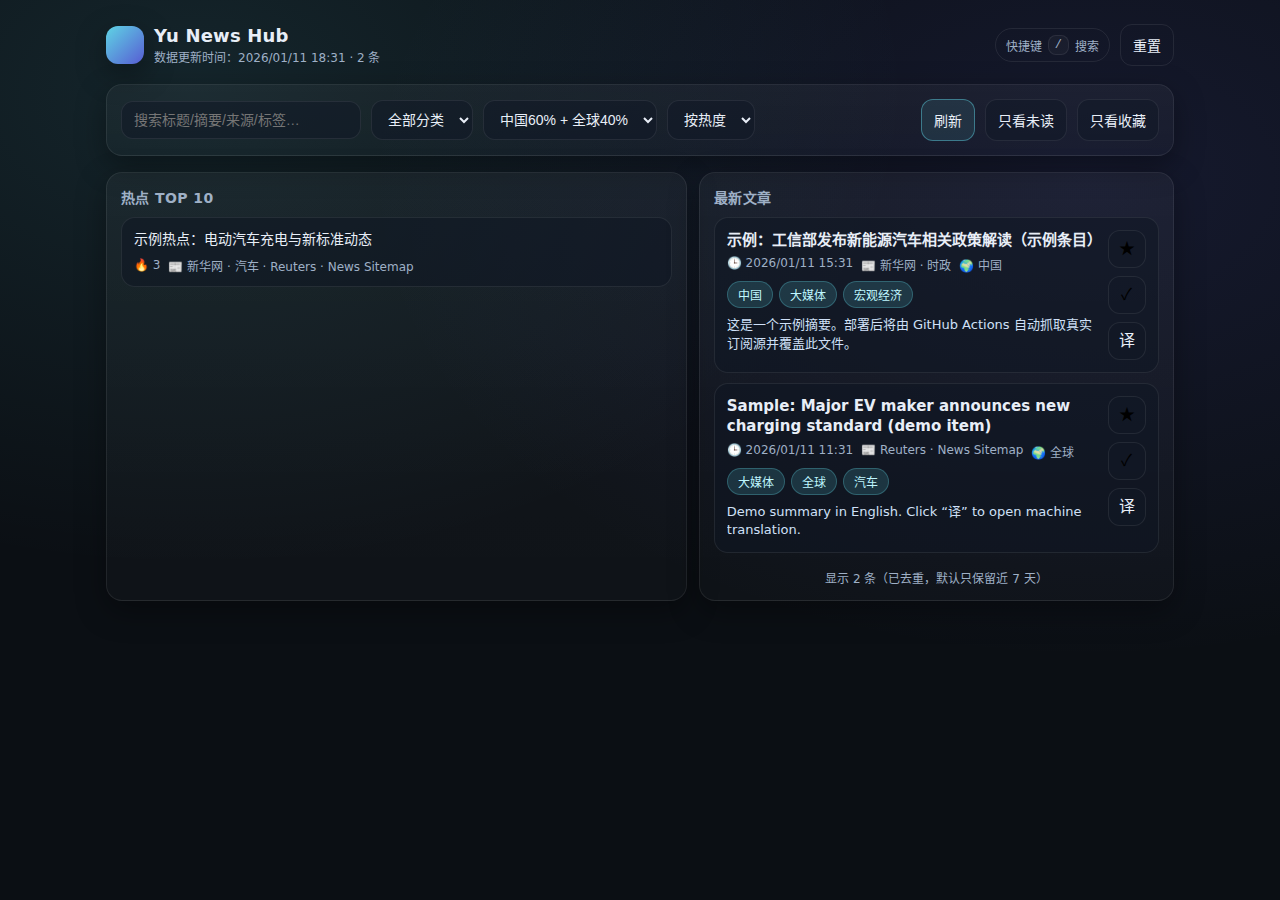
<file: index.html>
<!doctype html>
<html lang="zh-CN">
<head>
  <meta charset="utf-8" />
  <meta name="viewport" content="width=device-width, initial-scale=1" />
  <title>Yu News Hub</title>
  <meta name="description" content="个人聚合新闻热点：大媒体 + 汽车/电动化 + AI + 宏观/投资 + 科学。支持已读/收藏/搜索，本地保存。" />
  <link rel="stylesheet" href="assets/styles.css" />
</head>
<body>
  <div class="container">
    <div class="topbar">
      <div class="brand">
        <div class="logo" aria-hidden="true"></div>
        <div>
          <h1>Yu News Hub</h1>
          <div class="sub" id="metaLine">加载中…</div>
        </div>
      </div>

      <div class="row">
        <span class="badge">快捷键 <span class="kbd">/</span> 搜索</span>
        <button class="btn ghost" id="btnReset">重置</button>
      </div>
    </div>

    <div class="panel controls">
      <div class="row">
        <input class="input" id="q" placeholder="搜索标题/摘要/来源/标签…" />
        <select class="select" id="category">
          <option value="all">全部分类</option>
          <option value="大媒体">大媒体</option>
          <option value="汽车">汽车</option>
          <option value="电动化">电动化</option>
          <option value="充电">充电</option>
          <option value="AI">AI</option>
          <option value="宏观经济">宏观经济</option>
          <option value="投资">投资</option>
          <option value="科学">科学</option>
        </select>
        <select class="select" id="region">
          <option value="mix">中国60% + 全球40%</option>
          <option value="all">全部地区</option>
          <option value="CN">仅中国</option>
          <option value="Global">仅全球</option>
        </select>
        <select class="select" id="sort">
          <option value="hot">按热度</option>
          <option value="new">按时间</option>
        </select>
      </div>

      <div class="row">
        <button class="btn primary" id="btnRefresh">刷新</button>
        <button class="btn" id="btnUnread">只看未读</button>
        <button class="btn" id="btnStarred">只看收藏</button>
      </div>
    </div>

    <div class="grid">
      <div class="panel section">
        <h2>热点 Top 10</h2>
        <div id="topics"></div>
      </div>

      <div class="panel section">
        <h2>最新文章</h2>
        <div class="list" id="list"></div>
        <div class="footer" id="footer"></div>
      </div>
    </div>
  </div>

  <script type="module" src="assets/app.js"></script>
</body>
</html>
</file>
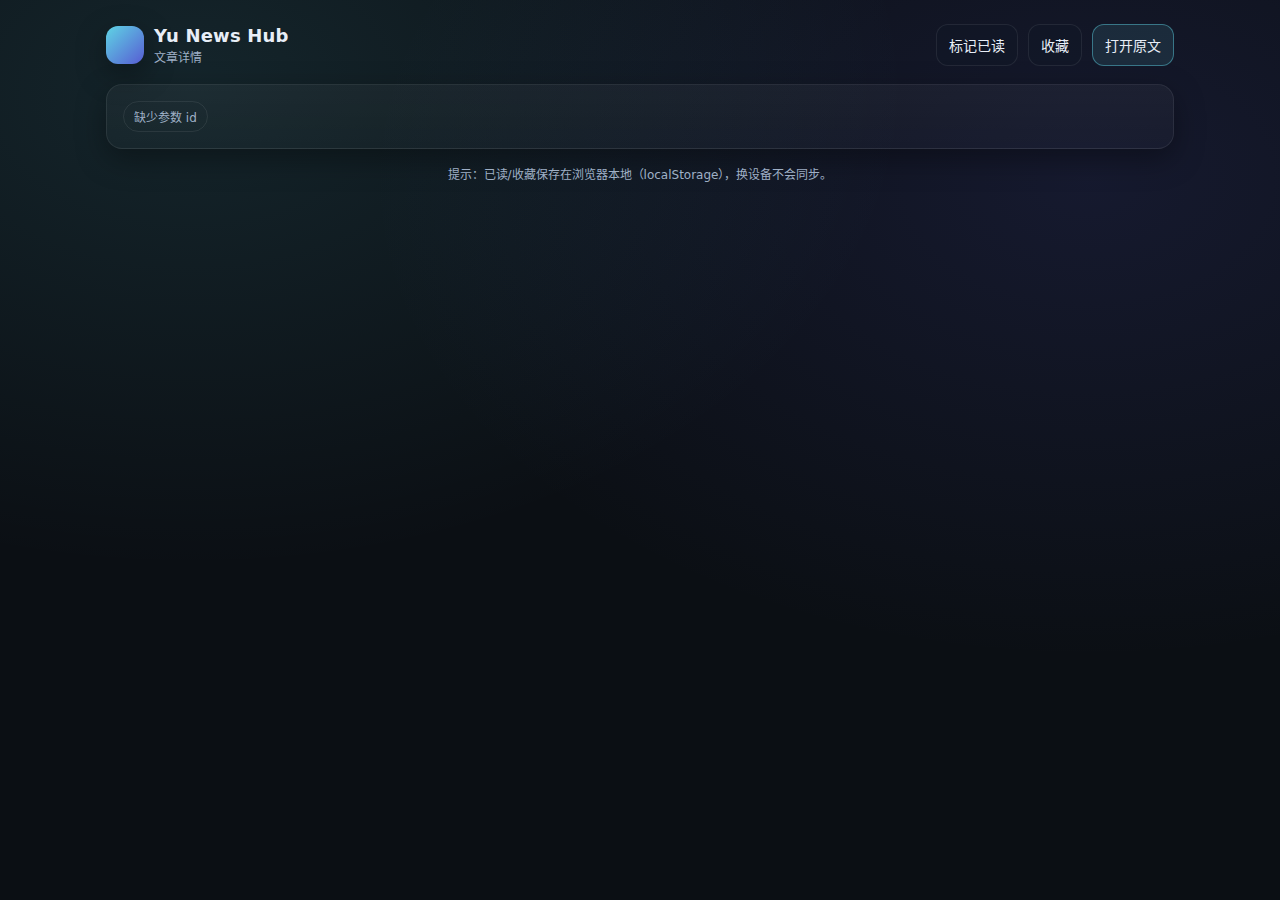
<file: article.html>
<!doctype html>
<html lang="zh-CN">
<head>
  <meta charset="utf-8" />
  <meta name="viewport" content="width=device-width, initial-scale=1" />
  <title>Article · Yu News Hub</title>
  <link rel="stylesheet" href="assets/styles.css" />
</head>
<body>
  <div class="container">
    <div class="topbar">
      <div class="brand">
        <div class="logo" aria-hidden="true"></div>
        <div>
          <h1><a href="./" style="text-decoration:none">Yu News Hub</a></h1>
          <div class="sub" id="metaLine">文章详情</div>
        </div>
      </div>

      <div class="row">
        <button class="btn" id="btnMarkRead">标记已读</button>
        <button class="btn" id="btnStar">收藏</button>
        <a class="btn primary" id="btnOpen" target="_blank" rel="noopener">打开原文</a>
      </div>
    </div>

    <div class="panel article" id="article"></div>

    <div class="footer">提示：已读/收藏保存在浏览器本地（localStorage），换设备不会同步。</div>
  </div>

  <script type="module" src="assets/article.js"></script>
</body>
</html>
</file>
<file: assets/styles.css>
/* Minimal, readable styles for a personal news hub (GitHub Pages friendly) */

:root{
  --bg:#0b0f14;
  --panel:#111826;
  --panel2:#0f1623;
  --text:#e8eef7;
  --muted:#9fb0c6;
  --accent:#67e8f9;
  --border:rgba(255,255,255,.08);
  --chip:rgba(103,232,249,.15);
  --chipText:#bff7ff;
  --danger:#fb7185;
  --ok:#34d399;
  --shadow: 0 10px 30px rgba(0,0,0,.35);
  --radius:16px;
}

*{box-sizing:border-box}
html,body{height:100%}
body{
  margin:0;
  font-family: ui-sans-serif, system-ui, -apple-system, Segoe UI, Roboto, Helvetica, Arial, "Apple Color Emoji","Segoe UI Emoji";
  background: radial-gradient(1200px 800px at 15% 10%, rgba(103,232,249,.10), transparent 60%),
              radial-gradient(1200px 800px at 85% 20%, rgba(99,102,241,.12), transparent 60%),
              var(--bg);
  color:var(--text);
}

a{color:inherit; text-decoration:none}
a:hover{text-decoration:underline}

.container{
  max-width:1100px;
  margin:0 auto;
  padding:24px 16px 64px;
}

.topbar{
  display:flex;
  gap:12px;
  align-items:center;
  justify-content:space-between;
  margin-bottom:18px;
}

.brand{
  display:flex;
  gap:10px;
  align-items:center;
}
.logo{
  width:38px;height:38px;
  border-radius:12px;
  background: linear-gradient(135deg, rgba(103,232,249,.9), rgba(99,102,241,.85));
  box-shadow: var(--shadow);
}
.brand h1{
  font-size:18px;
  margin:0;
  letter-spacing:.2px;
}
.brand .sub{
  font-size:12px;color:var(--muted); margin-top:2px;
}

.panel{
  background: linear-gradient(180deg, rgba(255,255,255,.04), rgba(255,255,255,.02));
  border:1px solid var(--border);
  border-radius: var(--radius);
  box-shadow: var(--shadow);
}

.controls{
  padding:14px;
  display:flex;
  flex-wrap:wrap;
  gap:10px;
  align-items:center;
  justify-content:space-between;
}

.row{
  display:flex;
  gap:10px;
  flex-wrap:wrap;
  align-items:center;
}

.input, .select, .btn{
  border:1px solid var(--border);
  background: rgba(17,24,38,.55);
  color:var(--text);
  border-radius: 12px;
  padding:10px 12px;
  font-size:14px;
  outline:none;
}

.input{min-width:240px}
.select{padding:10px 12px}
.btn{
  cursor:pointer;
  transition: transform .08s ease, border-color .12s ease, background .12s ease;
}
.btn:hover{border-color:rgba(103,232,249,.35)}
.btn:active{transform: translateY(1px)}
.btn.primary{border-color:rgba(103,232,249,.4); background: rgba(103,232,249,.10)}
.btn.ghost{background: transparent}

.badge{
  display:inline-flex; align-items:center; gap:6px;
  padding:6px 10px;
  border-radius:999px;
  border:1px solid var(--border);
  color:var(--muted);
  font-size:12px;
}

.chip{
  display:inline-flex; align-items:center;
  padding:4px 10px;
  border-radius:999px;
  background: var(--chip);
  color:var(--chipText);
  font-size:12px;
  border:1px solid rgba(103,232,249,.25);
}

.grid{
  margin-top:16px;
  display:grid;
  grid-template-columns: 1fr;
  gap:12px;
}
@media (min-width: 900px){
  .grid{grid-template-columns: 1.1fr .9fr}
}

.section{
  padding:14px;
}
.section h2{
  margin:0 0 10px 0;
  font-size:14px;
  color:var(--muted);
  letter-spacing:.4px;
  text-transform: uppercase;
}

.topic{
  padding:12px;
  border-radius: 14px;
  border:1px solid var(--border);
  background: rgba(15,22,35,.55);
  margin-bottom:10px;
}
.topic .headline{
  font-size:14px;
  line-height:1.35;
  margin:0 0 8px 0;
}
.topic .meta{
  display:flex; flex-wrap:wrap; gap:8px;
  color:var(--muted); font-size:12px;
}
.topic .meta span{display:inline-flex; align-items:center; gap:6px}

.list{
  display:flex;
  flex-direction:column;
  gap:10px;
}

.card{
  padding:12px;
  border-radius: 14px;
  border:1px solid var(--border);
  background: rgba(15,22,35,.55);
  display:flex;
  gap:10px;
}
.card.read{opacity:.72}
.card .main{flex:1; min-width:0}
.card h3{
  margin:0 0 6px 0;
  font-size:15px;
  line-height:1.35;
}
.card .meta{
  display:flex;
  flex-wrap:wrap;
  gap:8px;
  color:var(--muted);
  font-size:12px;
}
.card .summary{
  margin-top:8px;
  font-size:13px;
  color:#cfe0f7;
  line-height:1.45;
  max-height: 3.6em;
  overflow:hidden;
}

.iconBtn{
  width:38px;
  height:38px;
  border-radius: 12px;
  border:1px solid var(--border);
  background: rgba(17,24,38,.45);
  display:grid;
  place-items:center;
  cursor:pointer;
}
.iconBtn:hover{border-color:rgba(103,232,249,.35)}
.iconBtn.active{
  border-color: rgba(103,232,249,.55);
  background: rgba(103,232,249,.12);
}
.icon{
  font-size:16px;
  line-height:1;
}

.footer{
  margin-top:16px;
  color:var(--muted);
  font-size:12px;
  text-align:center;
}

.kbd{
  font-family: ui-monospace, SFMono-Regular, Menlo, Monaco, Consolas, "Liberation Mono", "Courier New", monospace;
  font-size: 12px;
  border: 1px solid var(--border);
  padding:2px 6px;
  border-radius: 8px;
  background: rgba(255,255,255,.03);
  color: var(--muted);
}

/* article page */
.article{
  padding:16px;
}
.article h1{
  margin:0 0 10px 0;
  font-size:22px;
  line-height:1.25;
}
.article .metaLine{
  display:flex; flex-wrap:wrap; gap:10px;
  margin-bottom:14px;
  color:var(--muted);
  font-size:13px;
}
.article .block{
  margin-top:12px;
  padding:12px;
  border-radius:14px;
  border:1px solid var(--border);
  background: rgba(15,22,35,.55);
}
.article .block h2{
  margin:0 0 8px 0;
  font-size:14px;
  color:var(--muted);
  text-transform: uppercase;
  letter-spacing:.4px;
}
.article .block p{
  margin:0;
  color:#cfe0f7;
  line-height:1.55;
}
.note{
  color:var(--muted);
  font-size:12px;
  margin-top:10px;
}
</file>
